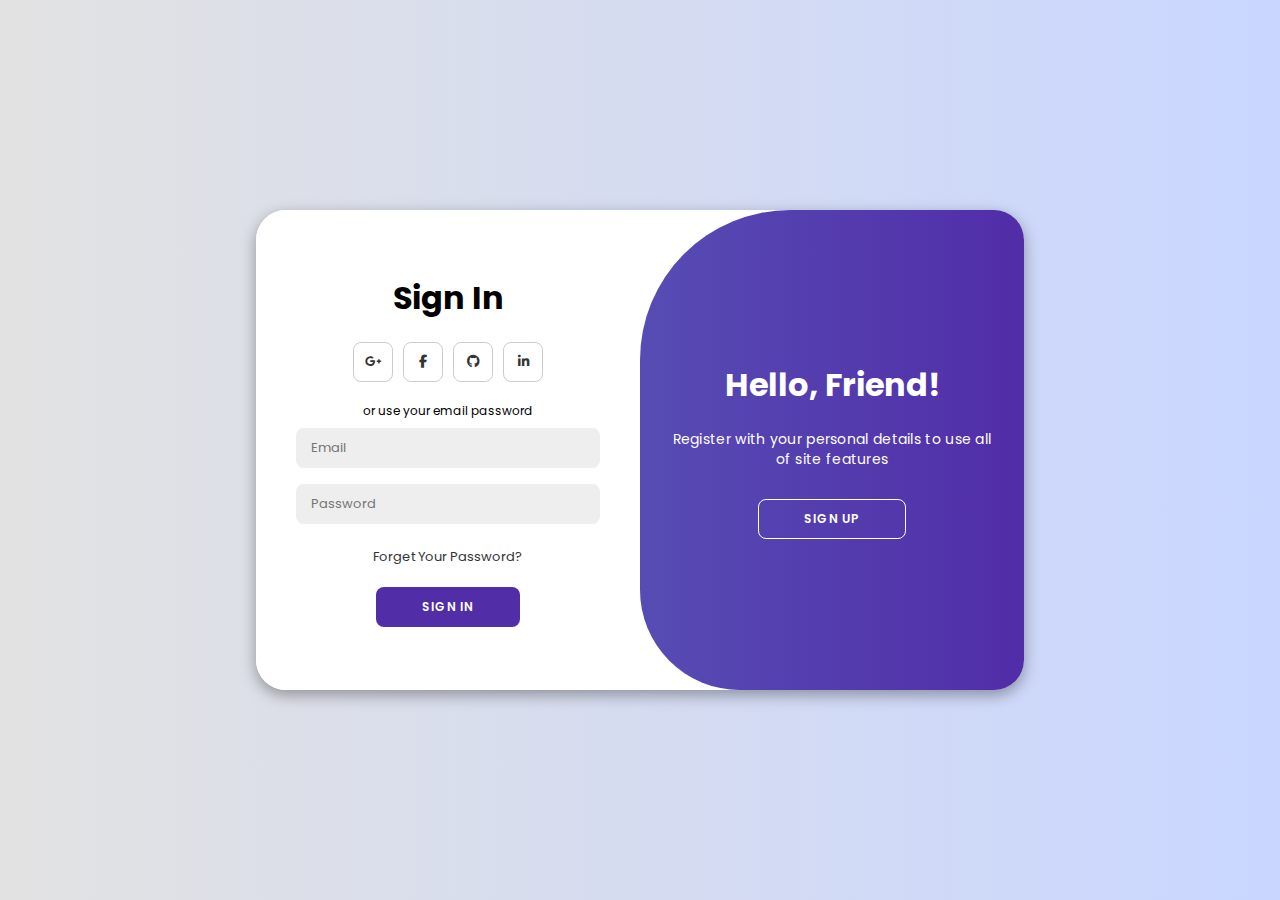
<file: login Page/index.html>
<!DOCTYPE html>
<html lang="en">

<head>
    <meta charset="UTF-8">
    <meta name="viewport" content="width=device-width, initial-scale=1.0">
    <link rel="stylesheet" href="https://cdnjs.cloudflare.com/ajax/libs/font-awesome/6.4.2/css/all.min.css">
    <link rel="stylesheet" href="style.css">
    <title>nokosocial Login Page</title>
</head>

<body>

    <div class="container" id="container">
        <div class="form-container sign-up">
            <form>
                <h1>Create Account</h1>
                <div class="social-icons">
                    <a href="#" class="icon"><i class="fa-brands fa-google-plus-g"></i></a>
                    <a href="#" class="icon"><i class="fa-brands fa-facebook-f"></i></a>
                    <a href="#" class="icon"><i class="fa-brands fa-github"></i></a>
                    <a href="#" class="icon"><i class="fa-brands fa-linkedin-in"></i></a>
                </div>
                <span>or use your email for registeration</span>
                <input type="text" placeholder="Name">
                <input type="email" placeholder="Email">
                <input type="password" placeholder="Password">
                <button>Sign Up</button>
            </form>
        </div>
        <div class="form-container sign-in">
            <form>
                <h1>Sign In</h1>
                <div class="social-icons">
                    <a href="#" class="icon"><i class="fa-brands fa-google-plus-g"></i></a>
                    <a href="#" class="icon"><i class="fa-brands fa-facebook-f"></i></a>
                    <a href="#" class="icon"><i class="fa-brands fa-github"></i></a>
                    <a href="#" class="icon"><i class="fa-brands fa-linkedin-in"></i></a>
                </div>
                <span>or use your email password</span>
                <input type="email" placeholder="Email">
                <input type="password" placeholder="Password">
                <a href="#">Forget Your Password?</a>
                <button>Sign In</button>
            </form>
        </div>
        <div class="toggle-container">
            <div class="toggle">
                <div class="toggle-panel toggle-left">
                    <h1>Welcome Back!</h1>
                    <p>Enter your personal details to use all of site features</p>
                    <button class="hidden" id="login">Sign In</button>
                </div>
                <div class="toggle-panel toggle-right">
                    <h1>Hello, Friend!</h1>
                    <p>Register with your personal details to use all of site features</p>
                    <button class="hidden" id="register">Sign Up</button>
                </div>
            </div>
        </div>
    </div>

    <script src="script.js"></script>
</body>

</html>
</file>
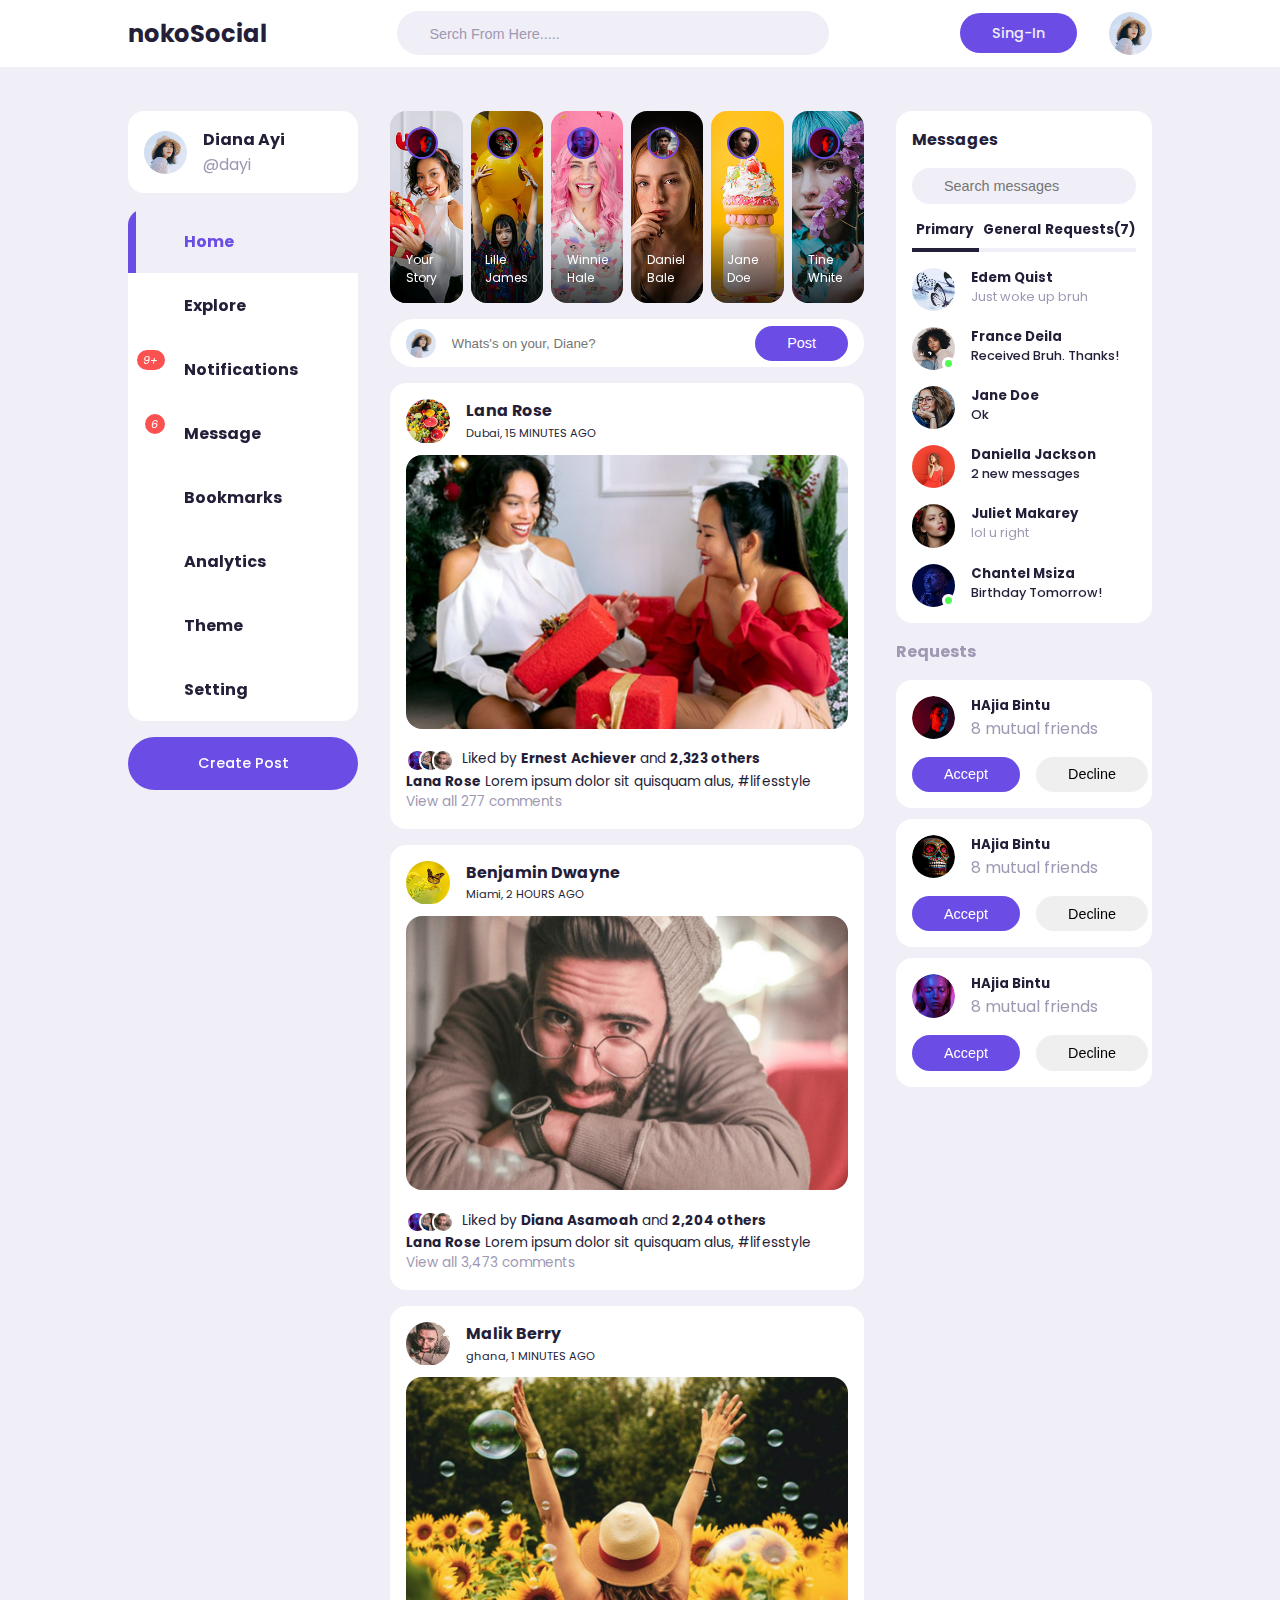
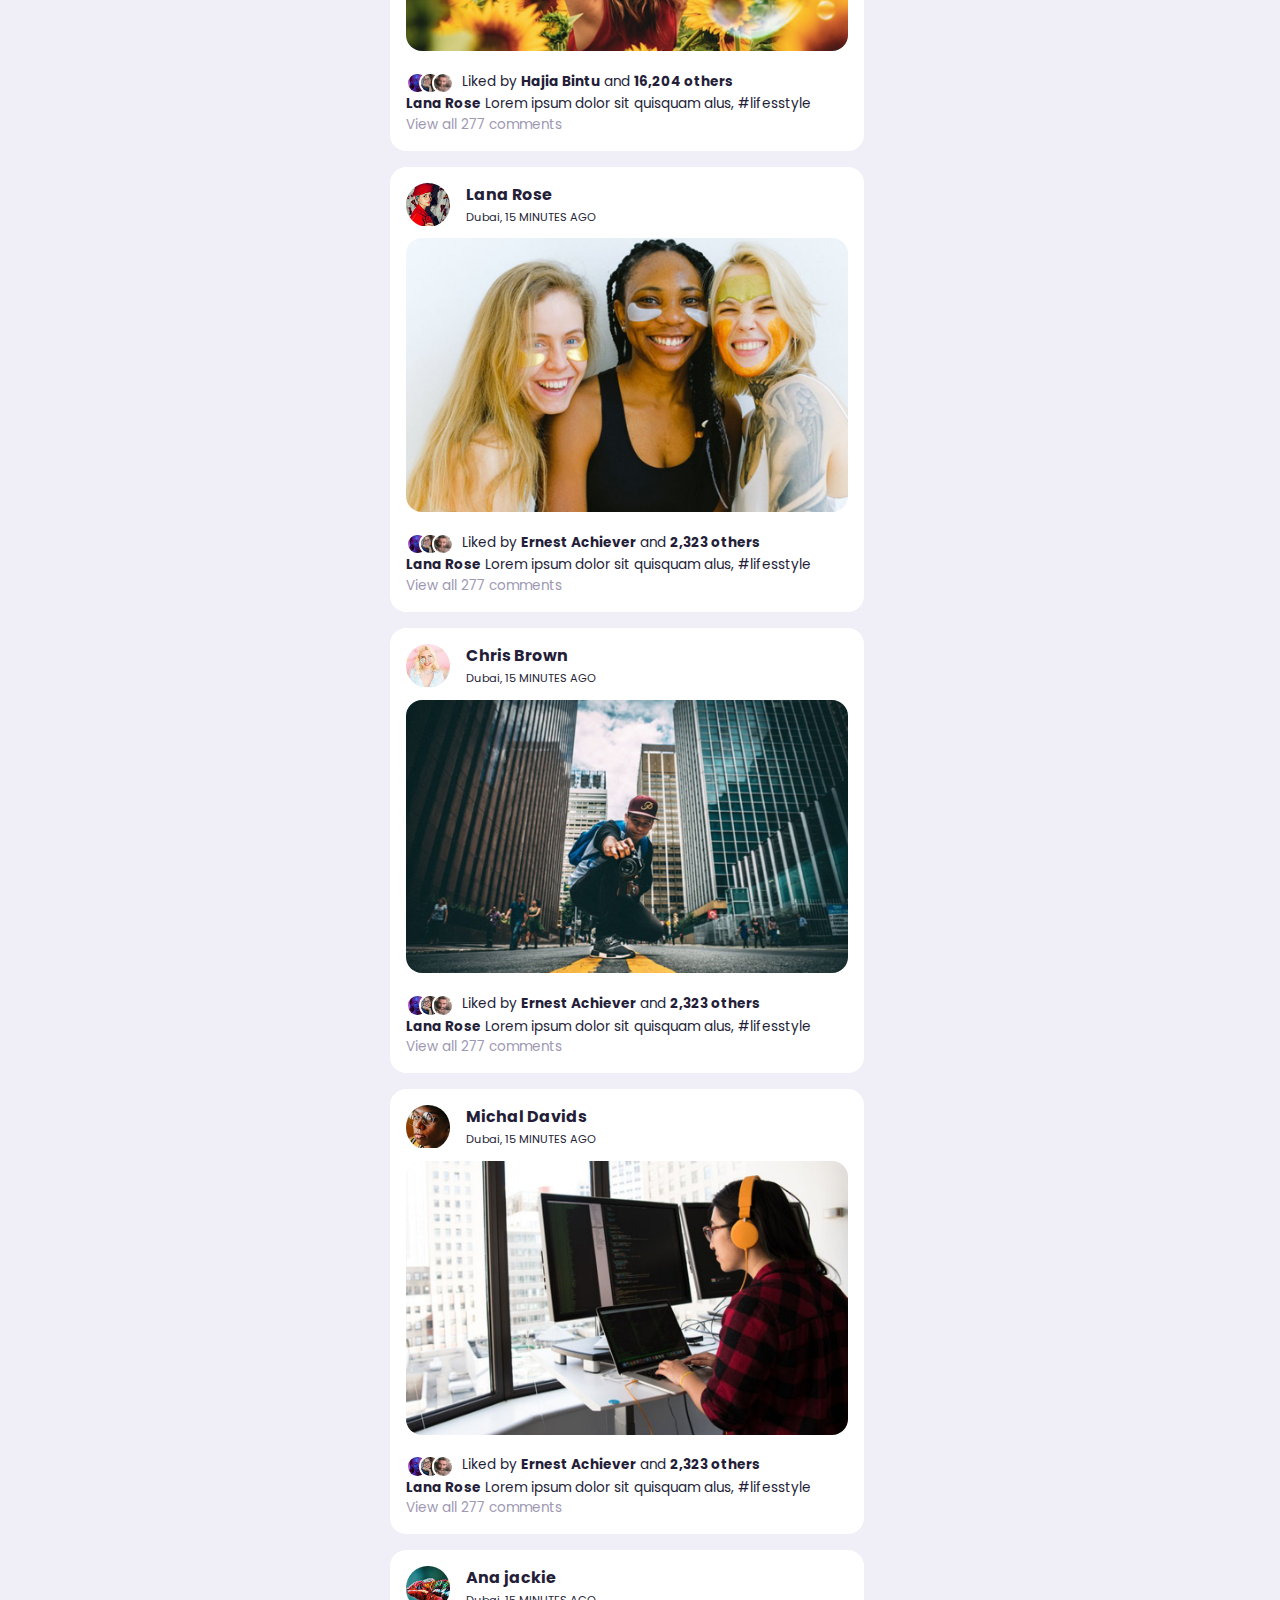
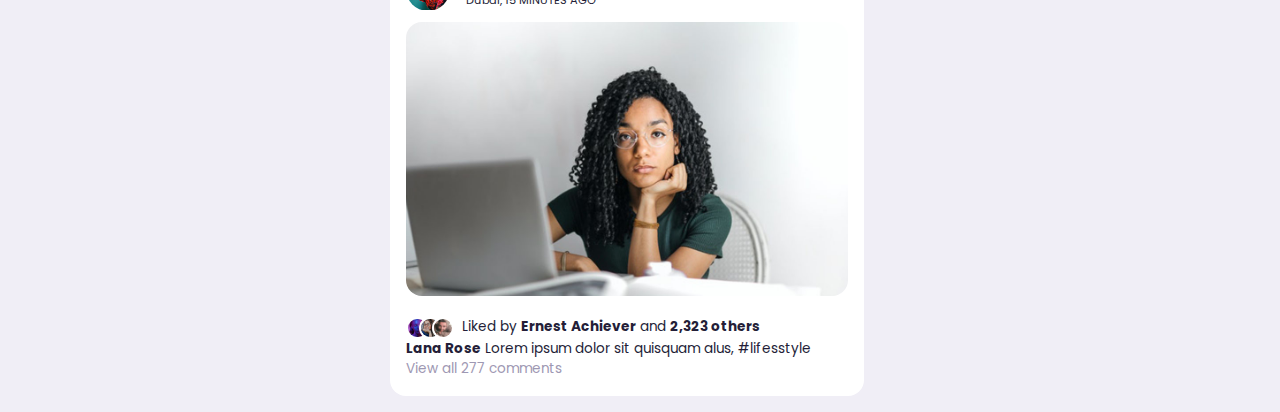
<file: Responsive Web/index.html>
<!DOCTYPE html>
<html lang="en">
  <head>
    <meta charset="UTF-8" />
    <meta name="viewport" content="width=device-width, initial-scale=1.0" />
    <title>Facebook Clone</title>
    <!-- Fontawsome -->
    <link
      rel="stylesheet"
      rel="stylesheet"
      href="https://unicons.iconscout.com/release/v4.0.8/css/line.css"
    />

    />
    <!-- STYLESHEET -->
    <link rel="stylesheet" href="style.css">

  </head>
  <body>
    <nav>
      <div class="container">
        <h2>nokoSocial</h2>
        <div class="search-box">
          <i class="uil uil-search"></i>
          <input type="search" placeholder="Serch From Here....." />
        </div>
        <div class="create">
          <label  class="btn btn-primary" for="create-post"><a href="/login Page/index.html" target="_blank">Sing-In</label></a>
          <div class="profile-photo">
            <img src="./images/profile-1.jpg" alt="" />
          </div>
        </div>
      </div>
    </nav>

    <!-----------------Main-------------->
    <main>
      <div class="container">
        <!----=============Left================-->
        <div class="left">
          <a class="profile">
            <div class="profile-photo">
              <img src="./images/profile-1.jpg" />
            </div>
            <div class="handle">
              <h4>Diana Ayi</h4>
              <p class="text-muted">@dayi</p>
            </div>
          </a>
          <!-------------------Sidebar------------->
          <div class="sidebar">
            <a class="menu-item active">
              <span><i class="uil uil-estate"></i></span>
              <h3>Home</h3>
            </a>
            <a class="menu-item">
              <span><i class="uil uil-compass"></i></span>
              <h3>Explore</h3>
            </a>
            <a class="menu-item" id="notifications">
              <span
                ><i class="uil uil-bell"
                  ><small class="notification-count">9+</small></i
                ></span
              >
              <h3>Notifications</h3>
              <!------------Notification Popup----------->
              <div class="notifications-popup">
                <div>
                  <div class="profile-photo">
                    <img src="./images/profile-2.jpg" alt="" />
                  </div>
                  <div class="notification-body">
                    <b>Keke Benjamin</b> accepted your friend request
                    <small class="text-muted">2 DAYS AGO</small>
                  </div>
                </div>
                <div>
                  <div class="profile-photo">
                    <img src="./images/profile-3.jpg" alt="" />
                  </div>
                  <div class="notification-body">
                    <b>John Doe</b> Comment On Your Post
                    <small class="text-muted">1 HOUR AGO</small>
                  </div>
                </div>
                <div>
                  <div class="profile-photo">
                    <img src="./images/profile-4.jpg" alt="" />
                  </div>
                  <div class="notification-body">
                    <b>Mary Oppong</b> and <b>283 others</b> liked your post
                    <small class="text-muted">4 MINUTES AGO</small>
                  </div>
                </div>
                <div>
                  <div class="profile-photo">
                    <img src="./images/profile-5.jpg" alt="" />
                  </div>
                  <div class="notification-body">
                    <b>Doris Y.Lartey</b> Commented on a post you are targged in
                    <small class="text-muted">2 DAYS AGO</small>
                  </div>
                </div>
                <div>
                  <div class="profile-photo">
                    <img src="./images/profile-6.jpg" alt="" />
                  </div>
                  <div class="notification-body">
                    <b>Donald Trump</b> Commented on a post you are targged in
                    <small class="text-muted">1 HOUR AGO</small>
                  </div>
                </div>
                <div>
                  <div class="profile-photo">
                    <img src="./images/profile-7.jpg" alt="" />
                  </div>
                  <div class="notification-body">
                    <b>Jone Doe</b> Commented on your post
                    <small class="text-muted">1 HOUR AGO</small>
                  </div>
                </div>
              </div>
            </a>
            <!------------Notification Popup End ----------->

            <a class="menu-item" id="messages-notification">
              <span
                ><i class="uil uil-envelope"
                  ><small class="notification-count">6</small></i
                ></span
              >
              <h3>Message</h3>
            </a>
            <a class="menu-item">
              <span><i class="uil uil-bookmark-full"></i></span>
              <h3>Bookmarks</h3>
            </a>
            <a class="menu-item">
              <span><i class="uil uil-chart-line"></i></span>
              <h3>Analytics</h3>
            </a>
            <a class="menu-item" id="theme">
              <span><i class="uil uil-palette"></i></span>
              <h3>Theme</h3>
            </a>
            <a class="menu-item">
              <span><i class="uil uil-setting"></i></span>
              <h3>Setting</h3>
            </a>
          </div>
          <!---------------------End Of SideBar-------------------->
          <label for="create-post" class="btn btn-primary">Create Post</label>
        </div>
        <!-----------------End Of left--------------------->

        <!----=============Middle================-->
        <div class="middle">
          <!-----------Stories---------------->
          <div class="stories">
            <div class="story">
              <div class="profile-photo">
                <img src="./images/profile-8.jpg" />
              </div>
              <p class="name">Your Story</p>
            </div>
            <div class="story">
              <div class="profile-photo">
                <img src="./images/profile-9.jpg" />
              </div>
              <p class="name">Lille James</p>
            </div>
            <div class="story">
              <div class="profile-photo">
                <img src="./images/profile-10.jpg" />
              </div>
              <p class="name">Winnie Hale</p>
            </div>
            <div class="story">
              <div class="profile-photo">
                <img src="./images/profile-11.jpg" />
              </div>
              <p class="name">Daniel Bale</p>
            </div>
            <div class="story">
              <div class="profile-photo">
                <img src="./images/profile-12.jpg" />
              </div>
              <p class="name">Jane Doe</p>
            </div>
            <div class="story">
              <div class="profile-photo">
                <img src="./images/profile-8.jpg" />
              </div>
              <p class="name">Tine White</p>
            </div>
          </div>
          <!----------------------End Of Stories ------------->
          <form class="create-post">
            <div class="profile-photo">
              <img src="./images/profile-1.jpg" alt="" />
            </div>
            <input
              type="text"
              placeholder="Whats's on your, Diane?"
              id="create-post"
            />
            <input type="submit" value="Post" class="btn btn-primary" />
          </form>
          <!---=================FEEDS=======================-->
          <div class="feeds">
            <!---=================FEED 1 =======================-->
            <div class="feed">
              <div class="head">
                <div class="user">
                  <div class="profile-photo">
                    <img src="./images/profile-13.jpg" />
                  </div>
                  <div class="ingo">
                    <h3>Lana Rose</h3>
                    <small>Dubai, 15 MINUTES AGO</small>
                  </div>
                </div>
                <span class="edit">
                  <i class="fa-solid fa-ellipsis"></i>
                </span>
              </div>

              <div class="photo">
                <img src="./images/feed-1.jpg" />
              </div>

              <div class="action-button">
                <div class="interaction-buttons">
                  <span><i class="fa-regular fa-heart"></i></span>
                  <span><i class="fa-regular fa-comment-dots"></i></span>
                  <span><i class="fa-solid fa-share"></i></span>
                </div>
                <div class="bookmark">
                  <span><i class="fa-regular fa-bookmark"></i></span>
                </div>
              </div>
              <div class="liked-by">
                <span><img src="./images/profile-10.jpg" /></span>
                <span><img src="./images/profile-4.jpg" /></span>
                <span><img src="./images/profile-15.jpg" /></span>
                <p>Liked by <b>Ernest Achiever</b> and <b>2,323 others</b></p>
              </div>
              <div class="caption">
                <p>
                  <b>Lana Rose</b> Lorem ipsum dolor sit quisquam alus,
                  <span class="harsh-tag">#lifesstyle</span>
                </p>
              </div>
              <div class="comment text-muted">View all 277 comments</div>
            </div>
            <!---=================FEED 2 =======================-->
            <div class="feed">
              <div class="head">
                <div class="user">
                  <div class="profile-photo">
                    <img src="./images/profile-14.jpg" />
                  </div>
                  <div class="ingo">
                    <h3>Benjamin Dwayne</h3>
                    <small>Miami, 2 HOURS AGO</small>
                  </div>
                </div>
                <span class="edit">
                  <i class="fa-solid fa-ellipsis"></i>
                </span>
              </div>

              <div class="photo">
                <img src="./images/feed-2.jpg" />
              </div>

              <div class="action-button">
                <div class="interaction-buttons">
                  <span><i class="fa-regular fa-heart"></i></span>
                  <span><i class="fa-regular fa-comment-dots"></i></span>
                  <span><i class="fa-solid fa-share"></i></span>
                </div>
                <div class="bookmark">
                  <span><i class="fa-regular fa-bookmark"></i></span>
                </div>
              </div>
              <div class="liked-by">
                <span><img src="./images/profile-10.jpg" /></span>
                <span><img src="./images/profile-4.jpg" /></span>
                <span><img src="./images/profile-15.jpg" /></span>
                <p>Liked by <b>Diana Asamoah</b> and <b>2,204 others</b></p>
              </div>
              <div class="caption">
                <p>
                  <b>Lana Rose</b> Lorem ipsum dolor sit quisquam alus,
                  <span class="harsh-tag">#lifesstyle</span>
                </p>
              </div>
              <div class="comment text-muted">View all 3,473 comments</div>
            </div>
            <!---=================FEED 3 =======================-->
            <div class="feed">
              <div class="head">
                <div class="user">
                  <div class="profile-photo">
                    <img src="./images/profile-15.jpg" />
                  </div>
                  <div class="ingo">
                    <h3>Malik Berry</h3>
                    <small>ghana, 1 MINUTES AGO</small>
                  </div>
                </div>
                <span class="edit">
                  <i class="fa-solid fa-ellipsis"></i>
                </span>
              </div>

              <div class="photo">
                <img src="./images/feed-3.jpg" />
              </div>

              <div class="action-button">
                <div class="interaction-buttons">
                  <span><i class="fa-regular fa-heart"></i></span>
                  <span><i class="fa-regular fa-comment-dots"></i></span>
                  <span><i class="fa-solid fa-share"></i></span>
                </div>
                <div class="bookmark">
                  <span><i class="fa-regular fa-bookmark"></i></span>
                </div>
              </div>
              <div class="liked-by">
                <span><img src="./images/profile-10.jpg" /></span>
                <span><img src="./images/profile-4.jpg" /></span>
                <span><img src="./images/profile-15.jpg" /></span>
                <p>Liked by <b>Hajia Bintu</b> and <b>16,204 others</b></p>
              </div>
              <div class="caption">
                <p>
                  <b>Lana Rose</b> Lorem ipsum dolor sit quisquam alus,
                  <span class="harsh-tag">#lifesstyle</span>
                </p>
              </div>
              <div class="comment text-muted">View all 277 comments</div>
            </div>
            <!---=================FEED 4 =======================-->
            <div class="feed">
              <div class="head">
                <div class="user">
                  <div class="profile-photo">
                    <img src="./images/profile-16.jpg" />
                  </div>
                  <div class="ingo">
                    <h3>Lana Rose</h3>
                    <small>Dubai, 15 MINUTES AGO</small>
                  </div>
                </div>
                <span class="edit">
                  <i class="fa-solid fa-ellipsis"></i>
                </span>
              </div>

              <div class="photo">
                <img src="./images/feed-4.jpg" />
              </div>

              <div class="action-button">
                <div class="interaction-buttons">
                  <span><i class="fa-regular fa-heart"></i></span>
                  <span><i class="fa-regular fa-comment-dots"></i></span>
                  <span><i class="fa-solid fa-share"></i></span>
                </div>
                <div class="bookmark">
                  <span><i class="fa-regular fa-bookmark"></i></span>
                </div>
              </div>
              <div class="liked-by">
                <span><img src="./images/profile-10.jpg" /></span>
                <span><img src="./images/profile-4.jpg" /></span>
                <span><img src="./images/profile-15.jpg" /></span>
                <p>Liked by <b>Ernest Achiever</b> and <b>2,323 others</b></p>
              </div>
              <div class="caption">
                <p>
                  <b>Lana Rose</b> Lorem ipsum dolor sit quisquam alus,
                  <span class="harsh-tag">#lifesstyle</span>
                </p>
              </div>
              <div class="comment text-muted">View all 277 comments</div>
            </div>
            <!---=================FEED 5 =======================-->
            <div class="feed">
              <div class="head">
                <div class="user">
                  <div class="profile-photo">
                    <img src="./images/profile-17.jpg" />
                  </div>
                  <div class="ingo">
                    <h3>Chris Brown</h3>
                    <small>Dubai, 15 MINUTES AGO</small>
                  </div>
                </div>
                <span class="edit">
                  <i class="fa-solid fa-ellipsis"></i>
                </span>
              </div>

              <div class="photo">
                <img src="./images/feed-5.jpg" />
              </div>

              <div class="action-button">
                <div class="interaction-buttons">
                  <span><i class="fa-regular fa-heart"></i></span>
                  <span><i class="fa-regular fa-comment-dots"></i></span>
                  <span><i class="fa-solid fa-share"></i></span>
                </div>
                <div class="bookmark">
                  <span><i class="fa-regular fa-bookmark"></i></span>
                </div>
              </div>
              <div class="liked-by">
                <span><img src="./images/profile-10.jpg" /></span>
                <span><img src="./images/profile-4.jpg" /></span>
                <span><img src="./images/profile-15.jpg" /></span>
                <p>Liked by <b>Ernest Achiever</b> and <b>2,323 others</b></p>
              </div>
              <div class="caption">
                <p>
                  <b>Lana Rose</b> Lorem ipsum dolor sit quisquam alus,
                  <span class="harsh-tag">#lifesstyle</span>
                </p>
              </div>
              <div class="comment text-muted">View all 277 comments</div>
            </div>
            <!---=================FEED 6 =======================-->
            <div class="feed">
              <div class="head">
                <div class="user">
                  <div class="profile-photo">
                    <img src="./images/profile-18.jpg" />
                  </div>
                  <div class="ingo">
                    <h3>Michal Davids</h3>
                    <small>Dubai, 15 MINUTES AGO</small>
                  </div>
                </div>
                <span class="edit">
                  <i class="fa-solid fa-ellipsis"></i>
                </span>
              </div>

              <div class="photo">
                <img src="./images/feed-6.jpg" />
              </div>

              <div class="action-button">
                <div class="interaction-buttons">
                  <span><i class="fa-regular fa-heart"></i></span>
                  <span><i class="fa-regular fa-comment-dots"></i></span>
                  <span><i class="fa-solid fa-share"></i></span>
                </div>
                <div class="bookmark">
                  <span><i class="fa-regular fa-bookmark"></i></span>
                </div>
              </div>
              <div class="liked-by">
                <span><img src="./images/profile-10.jpg" /></span>
                <span><img src="./images/profile-4.jpg" /></span>
                <span><img src="./images/profile-15.jpg" /></span>
                <p>Liked by <b>Ernest Achiever</b> and <b>2,323 others</b></p>
              </div>
              <div class="caption">
                <p>
                  <b>Lana Rose</b> Lorem ipsum dolor sit quisquam alus,
                  <span class="harsh-tag">#lifesstyle</span>
                </p>
              </div>
              <div class="comment text-muted">View all 277 comments</div>
            </div>
            <!---=================FEED 7 =======================-->
            <div class="feed">
              <div class="head">
                <div class="user">
                  <div class="profile-photo">
                    <img src="./images/profile-19.jpg" />
                  </div>
                  <div class="ingo">
                    <h3>Ana jackie</h3>
                    <small>Dubai, 15 MINUTES AGO</small>
                  </div>
                </div>
                <span class="edit">
                  <i class="fa-solid fa-ellipsis"></i>
                </span>
              </div>

              <div class="photo">
                <img src="./images/feed-7.jpg" />
              </div>

              <div class="action-button">
                <div class="interaction-buttons">
                  <span><i class="fa-regular fa-heart"></i></span>
                  <span><i class="fa-regular fa-comment-dots"></i></span>
                  <span><i class="fa-solid fa-share"></i></span>
                </div>
                <div class="bookmark">
                  <span><i class="fa-regular fa-bookmark"></i></span>
                </div>
              </div>
              <div class="liked-by">
                <span><img src="./images/profile-10.jpg" /></span>
                <span><img src="./images/profile-4.jpg" /></span>
                <span><img src="./images/profile-15.jpg" /></span>
                <p>Liked by <b>Ernest Achiever</b> and <b>2,323 others</b></p>
              </div>
              <div class="caption">
                <p>
                  <b>Lana Rose</b> Lorem ipsum dolor sit quisquam alus,
                  <span class="harsh-tag">#lifesstyle</span>
                </p>
              </div>
              <div class="comment text-muted">View all 277 comments</div>
            </div>
            <!---================= End Of Feed =======================-->
          </div>
          <!---===========================================End Of Feeds ==============================================-->
        </div>
        <!---================= End Of Middle =======================-->

        <!----=============Right================-->

        <div class="right">
          <div class="messagse">
            <div class="heading">
              <h4>Messages</h4>
              <i class="fa-regular fa-pen-to-square"></i>
            </div>
            <!---------------- Search Bar ------------------------>
            <div class="search-box">
              <i class="uil uil-search"></i>
              <input
                type="search"
                placeholder="Search messages"
                id="message-search"
              />
            </div>
            <!---------------------------- Messages Category ------------------------>
            <div class="category">
              <h6 class="active">Primary</h6>
              <h6>General</h6>
              <h6 class="messages-requests">Requests(7)</h6>
            </div>
            <!---------------------------- Messages ------------------------>
            <div class="message">
              <div class="profile-photo">
                <img src="./images/profile-2.jpg" />
              </div>
              <div class="message-body">
                <h5>Edem Quist</h5>
                <p class="text-muted">Just woke up bruh</p>
              </div>
            </div>
            <div class="message">
              <div class="profile-photo">
                <img src="./images/profile-3.jpg" />
                <div class="active"></div>
              </div>
              <div class="message-body">
                <h5>France Deila</h5>
                <p class="text-bold">Received Bruh. Thanks!</p>
              </div>
            </div>
            <div class="message">
              <div class="profile-photo">
                <img src="./images/profile-4.jpg" />
              </div>
              <div class="message-body">
                <h5>Jane Doe</h5>
                <p class="text-bold">Ok</p>
              </div>
            </div>
            <div class="message">
              <div class="profile-photo">
                <img src="./images/profile-5.jpg" />
              </div>
              <div class="message-body">
                <h5>Daniella Jackson</h5>
                <p class="text-bold">2 new messages</p>
              </div>
            </div>
            <div class="message">
              <div class="profile-photo">
                <img src="./images/profile-6.jpg" />
              </div>
              <div class="message-body">
                <h5>Juliet Makarey</h5>
                <p class="text-muted">lol u right</p>
              </div>
            </div>
            <div class="message">
              <div class="profile-photo">
                <img src="./images/profile-7.jpg" />
                <div class="active"></div>
              </div>
              <div class="message-body">
                <h5>Chantel Msiza</h5>
                <p class="text-bold">Birthday Tomorrow!</p>
              </div>
            </div>
          </div>
          <!--------------------End Of Messages-------------------->

          <!--------------------Freiend Request-------------------->
          <div class="friend-requests">
            <h4>Requests</h4>
            <div class="request">
              <div class="info">
                <div class="profile-photo">
                  <img src="./images/profile-8.jpg" />
                </div>
                <div>
                  <h5>HAjia Bintu</h5>
                  <p class="text-muted">8 mutual friends</p>
                </div>
              </div>
              <div class="action">
                <button class="btn btn-primary">Accept</button>
                <button class="btn">Decline</button>
              </div>
            </div>
            <div class="request">
              <div class="info">
                <div class="profile-photo">
                  <img src="./images/profile-9.jpg" />
                </div>
                <div>
                  <h5>HAjia Bintu</h5>
                  <p class="text-muted">8 mutual friends</p>
                </div>
              </div>
              <div class="action">
                <button class="btn btn-primary">Accept</button>
                <button class="btn">Decline</button>
              </div>
            </div>
            <div class="request">
              <div class="info">
                <div class="profile-photo">
                  <img src="./images/profile-10.jpg" />
                </div>
                <div>
                  <h5>HAjia Bintu</h5>
                  <p class="text-muted">8 mutual friends</p>
                </div>
              </div>
              <div class="action">
                <button class="btn btn-primary">Accept</button>
                <button class="btn">Decline</button>
              </div>
            </div>
          </div>
        </div>
        <!--=======================End Of Right =========================-->
      </div>
    </main>
    <!--======================= Theme Coustimization =========================-->
    <div class="customize-theme">
      <div class="card">
        <h2>Coustomize Your view</h2>
        <p class="text-muted">Manage Your Font size, Color, and Background.</p>
        <!------------Font Size--------------->
        <div class="font-size">
          <h4>Font Size</h4>
          <div>
            <h6>Aa</h6>
            <div class="choose-size">
              <span class="font-size-1"></span>
              <span class="font-size-2 active"></span>
              <span class="font-size-3"></span>
              <span class="font-size-4"></span>
              <span class="font-size-5"></span>
            </div>
            <h3>Aa</h3>
          </div>
        </div>

        <!--------------Primary colors------------>
        <div class="color">
          <h4>Color</h4>
          <div class="choose-color">
            <span class="color-1 active"></span>
            <span class="color-2"></span>
            <span class="color-3"></span>
            <span class="color-4"></span>
            <span class="color-5"></span>
          </div>
        </div>

        <!---------------Background Color------------>
        <div class="background">
          <h4>Background</h4>
          <div class="choose-bg">
            <div class="bg-1 active">
              <span></span>
              <h5 for="bg-1">Light</h5>
            </div>
            <div class="bg-2">
              <span></span>
              <h5 for="bg-2">Dim</h5>
            </div>
            <div class="bg-3">
              <span></span>
              <h5 for="bg-3">Lights Out</h5>
            </div>
          </div>
        </div>
      </div>
    </div>
    <script src="./function.js"></script>
    
  </body>
</html>
</file>
<file: login Page/style.css>
@import url("https://fonts.googleapis.com/css2?family=Poppins:wght@300;400;500;600&display=swap");

*{
    margin: 0;
    padding: 0;
    box-sizing: border-box;
    font-family: "Poppins", sans-serif;

}

body{
    background-color: #c9d6ff;
    background: linear-gradient(to right, #e2e2e2, #c9d6ff);
    display: flex;
    align-items: center;
    justify-content: center;
    flex-direction: column;
    height: 100vh;
}

.container{
    background-color: #fff;
    border-radius: 30px;
    box-shadow: 0 5px 15px rgba(0, 0, 0, 0.35);
    position: relative;
    overflow: hidden;
    width: 768px;
    max-width: 100%;
    min-height: 480px;
}

.container p{
    font-size: 14px;
    line-height: 20px;
    letter-spacing: 0.3px;
    margin: 20px 0;
}

.container span{
    font-size: 12px;
}

.container a{
    color: #333;
    font-size: 13px;
    text-decoration: none;
    margin: 15px 0 10px;
}

.container button{
    background-color: #512da8;
    color: #fff;
    font-size: 12px;
    padding: 10px 45px;
    border: 1px solid transparent;
    border-radius: 8px;
    font-weight: 600;
    letter-spacing: 0.5px;
    text-transform: uppercase;
    margin-top: 10px;
    cursor: pointer;
}

.container button.hidden{
    background-color: transparent;
    border-color: #fff;
}

.container form{
    background-color: #fff;
    display: flex;
    align-items: center;
    justify-content: center;
    flex-direction: column;
    padding: 0 40px;
    height: 100%;
}

.container input{
    background-color: #eee;
    border: none;
    margin: 8px 0;
    padding: 10px 15px;
    font-size: 13px;
    border-radius: 8px;
    width: 100%;
    outline: none;
}

.form-container{
    position: absolute;
    top: 0;
    height: 100%;
    transition: all 0.6s ease-in-out;
}

.sign-in{
    left: 0;
    width: 50%;
    z-index: 2;
}

.container.active .sign-in{
    transform: translateX(100%);
}

.sign-up{
    left: 0;
    width: 50%;
    opacity: 0;
    z-index: 1;
}

.container.active .sign-up{
    transform: translateX(100%);
    opacity: 1;
    z-index: 5;
    animation: move 0.6s;
}

@keyframes move{
    0%, 49.99%{
        opacity: 0;
        z-index: 1;
    }
    50%, 100%{
        opacity: 1;
        z-index: 5;
    }
}

.social-icons{
    margin: 20px 0;
}

.social-icons a{
    border: 1px solid #ccc;
    border-radius: 20%;
    display: inline-flex;
    justify-content: center;
    align-items: center;
    margin: 0 3px;
    width: 40px;
    height: 40px;
}

.toggle-container{
    position: absolute;
    top: 0;
    left: 50%;
    width: 50%;
    height: 100%;
    overflow: hidden;
    transition: all 0.6s ease-in-out;
    border-radius: 150px 0 0 100px;
    z-index: 1000;
}

.container.active .toggle-container{
    transform: translateX(-100%);
    border-radius: 0 150px 100px 0;
}

.toggle{
    background-color: #512da8;
    height: 100%;
    background: linear-gradient(to right, #5c6bc0, #512da8);
    color: #fff;
    position: relative;
    left: -100%;
    height: 100%;
    width: 200%;
    transform: translateX(0);
    transition: all 0.6s ease-in-out;
}

.container.active .toggle{
    transform: translateX(50%);
}

.toggle-panel{
    position: absolute;
    width: 50%;
    height: 100%;
    display: flex;
    align-items: center;
    justify-content: center;
    flex-direction: column;
    padding: 0 30px;
    text-align: center;
    top: 0;
    transform: translateX(0);
    transition: all 0.6s ease-in-out;
}

.toggle-left{
    transform: translateX(-200%);
}

.container.active .toggle-left{
    transform: translateX(0);
}

.toggle-right{
    right: 0;
    transform: translateX(0);
}

.container.active .toggle-right{
    transform: translateX(200%);
}
</file>
<file: Responsive Web/style.css>
@import url("https://fonts.googleapis.com/css2?family=Poppins:wght@300;400;500;600&display=swap");

:root {
  --primary-color-hue:252;
  --dark-color-lightness: 17%;
  --light-color-lightness: 95%;
  --white-color-lightness: 100%;

  --color-white: hsl(252, 30%, var(--white-color-lightness));
  --color-light: hsl(252, 30%, var(--light-color-lightness));
  --color-gray: hsl(var(--primary-color-hue), 15%, 65%);
  --color-primary: hsl(var(--primary-color-hue), 75%, 60%);
  --color-secondary: hsl(252, 100%, 90%);
  --color-success: hsl(120, 95%, 65%);
  --color-danger: hsl(0, 95%, 65%);
  --color-dark: hsl(252, 30%, var(--dark-color-lightness));
  --color-black: hsl(252, 30%, 10%);

  --border-radius: 2rem;
  --card-border-radius: 1rem;
  --btn-padding: 0.6rem 2rem;
  --search-padding: 0.6rem 1rem;
  --card-padding: 1rem;

  --sticky-top-left: 5.4rem;
  --sticky-top-right: -18rem;
}

*,
*::before,
*::after {
  margin: 0;
  padding: 0;
  outline: 0;
  box-sizing: border-box;
  text-decoration: none;
  list-style: none;
  border: none;
}

body {
  font-family: "Poppins", sans-serif;
  color: var(--color-dark);
  background: var(--color-light);
  overflow-x: hidden;
}

/* GENERAL STYLES*/
.container {
  width: 80%;
  margin: 0 auto;
}

.profile-photo {
  width: 2.7rem;
  aspect-ratio: 1/1;
  border-radius: 50%;
  overflow: hidden;
}
img {
  display: block;
  width: 100%;
}
.btn {
  display: inline-block;
  padding: var(--btn-padding);
  font-weight: 500;
  border-radius: var(--border-radius);
  cursor: pointer;
  transition: all 300ms ease;
  font-size: 0.9rem;
}
.btn:hover {
  opacity: 0.8;
}
.btn-primary {
  background: var(--color-primary);
  color: white;
}
.text-bold {
  font-weight: 500;
}
.text-muted {
  color: var(--color-gray);
}

/*============ NAVBAR ==========*/
nav {
  width: 100%;
  background: var(--color-white);
  padding: 0.7rem 0;
  position: fixed;
  top: 0;
  z-index: 10;
}
nav .container {
  display: flex;
  align-items: center;
  justify-content: space-between;
}
.search-box {
  background: var(--color-light);
  border-radius: var(--border-radius);
  padding: var(--search-padding);
}

.search-box input[type="search"] {
  background: transparent;
  width: 30vw;
  margin-left: 1rem;
  font-size: 0.9rem;
  color: var(--color-dark);
}
nav .search-box input[type="search"]::placeholder {
  color: var(--color-gray);
}
nav .create {
  display: flex;
  align-items: center;
  gap: 2rem;
}

/*===========================Main==========================*/
main {
  position: relative;
  top: 5.4rem;
}
main .container {
  display: grid;
  grid-template-columns: 18vw auto 20vw;
  column-gap: 2rem;
  position: relative;
}
/*======================Left=================*/
main .container .left {
  height: max-content;
  position: sticky;
  top: var(--sticky-top-left);
}
main .container .left .profile {
  padding: var(--card-padding);
  background: var(--color-white);
  border-radius: var(--card-border-radius);
  display: flex;
  align-items: center;
  column-gap: 1rem;
  width: 100%;
}

/*================ Sidebar ==================*/

.left .sidebar {
  margin-top: 1rem;
  background: var(--color-white);
  border-radius: var(--card-border-radius);
}
.left .sidebar .menu-item {
  display: flex;
  align-items: center;
  height: 4rem;
  cursor: pointer;
  transition: all 300ms ease;
  position: relative;
}
.left .sidebar .menu-item:hover {
  background: var(--color-light);
}
.left .sidebar i {
  font-size: 1.4rem;
  color: var(--color-gray);
  margin-left: 2rem;
  position: relative;
}
.left .sidebar i .notification-count {
  background: var(--color-danger);
  color: white;
  font-size: 0.7rem;
  width: fit-content;
  border-radius: 0.8rem;
  padding: 0.1rem 0.4rem;
  position: absolute;
  top: -0.2rem;
  right: -0.3rem;
}
.left .sidebar h3 {
  margin-left: 1.5rem;
  font-size: 1rem;
}
.left .sidebar .active {
  background-color: var(--color-light);
}
.left .sidebar .active i,
.left .sidebar .active h3 {
  color: var(--color-primary);
}
.left .sidebar .active::before {
  content: "";
  display: block;
  width: 0.5rem;
  height: 100%;
  position: absolute;
  background: var(--color-primary);
}
.left .sidebar .menu-item:first-child.active {
  border-top-left-radius: var(--card-border-radius);
  overflow: hidden;
}
.left .sidebar .menu-item:last-child.active {
  border-bottom-left-radius: var(--card-border-radius);
  overflow: hidden;
}
.left .btn {
  margin-top: 1rem;
  width: 100%;
  text-align: center;
  padding: 1rem 0;
}

/*--------------------------Notification Popup------------------------*/

.left .notifications-popup {
  position: absolute;
  top: 0;
  left: 110%;
  width: 30rem;
  background: var(--color-white);
  border-radius: var(--card-border-radius);
  padding: var(--card-padding);
  box-shadow: 0 0 2rem hsl(var(--color-primary), 75%, 60% 25%);
  z-index: 8;
  display: none;
}
.left .notifications-popup::before {
  content: "";
  width: 1.2rem;
  height: 1.2rem;
  display: block;
  background: var(--color-white);
  position: absolute;
  left: -0.6rem;
  transform: rotate(45deg);
}
.left .notifications-popup > div {
  display: flex;
  align-items: start;
  gap: 1rem;
  margin-bottom: 1rem;
}
.left .notifications-popup small {
  display: block;
}

/*========================Middle=====================*/
.middle .stories {
  display: flex;
  justify-content: space-between;
  height: 12rem;
  gap: 0.5rem;
}
.middle .stories .story {
  padding: var(--card-padding);
  border-radius: var(--card-border-radius);
  display: flex;
  flex-direction: column;
  justify-content: space-between;
  align-items: center;
  color: rgb(255, 255, 255);
  font-size: 0.75rem;
  width: 100%;
  position: relative;
  overflow: hidden;
}
.middle .stories .story::before{
  content: "";
  display: block;
  width: 100%;
  height: 5rem;
  background:linear-gradient(transparent,rgba(0,0,0,0.75));
  position: absolute;
  bottom: 0;
}
.middle .stories .story .name{
  z-index: 2;
}
.middle .stories .story:nth-child(1) {
  background: url("./images/story-1.jpg") no-repeat center center/cover;
}
.middle .stories .story:nth-child(2) {
  background: url("./images/story-2.jpg") no-repeat center center/cover;
}
.middle .stories .story:nth-child(3) {
  background: url("./images/story-3.jpg") no-repeat center center/cover;
}
.middle .stories .story:nth-child(4) {
  background: url("./images/story-4.jpg") no-repeat center center/cover;
}
.middle .stories .story:nth-child(5) {
  background: url("./images/story-5.jpg") no-repeat center center/cover;
}
.middle .stories .story:nth-child(6) {
  background: url("./images/story-6.jpg") no-repeat center center/cover;
}
.middle .story .profile-photo{
  width: 2rem;
  height: 2rem;
  align-self: start;
  border: 2px solid var(--color-primary);
}

/*=====================Creat Post======================*/
.middle .create-post{
  width: 100%;
  display: flex;
  align-items: center;
  justify-content: space-between;
  margin-top: 1rem;
  background: var(--color-white);
  padding: 0.4rem var(--card-padding);
  border-radius: var(--border-radius);
}
.middle .create-post input[type='text']{
  justify-self: start;
  width: 100%;
  padding-left: 1rem;
  background: transparent;
  color: var(--color-dark);
  margin-right: 1rem;
}
nav .container .create a{
  color: var(--color-light);
}
/*=============================Feeds===============================*/

.middle .feeds .feed{
  background: var(--color-white);
  border-radius: var(--card-border-radius);
  padding: var(--card-padding);
  margin: 1rem 0;
  font-size: 0.85rem;
  line-height: 1.5;
}
.middle .feed .head{
  display: flex;
  justify-content: space-between;
}
.middle .feed .user{
  display: flex;
  gap: 1rem;
}
.middle .feed .photo{
  border-radius: var(--card-border-radius);
  overflow: hidden;
  margin: 0.7rem 0;
}
.middle .feed .action-button{
  display: flex;
  justify-content: space-between;
  align-items: center;
  font-size: 1.4rem;
  margin: 0.6rem;
}
.middle .liked-by{
  display: flex;
}
.middle .liked-by span{
  width: 1.4rem;
  height: 1.4rem;
  display: block;
  border-radius: 50%;
  overflow: hidden;
  border: 2px solid var(--color-white);
  margin-left: -0.6rem;
}
.middle .liked-by span:first-child{
  margin: 0;
}
.middle .liked-by p{
  margin-left: 0.5rem;
}

/*============================= Right =============================*/
main .container .right{
  height: max-content;
  position: sticky;
  top: var(--sticky-top-right);
  bottom: 0;
}
.right .messagse{
  background: var(--color-white);
  border-radius: var(--card-border-radius);
  padding: var(--card-padding);
 
}
.right .messagse .heading{
  display: flex;
  align-items: center;
  justify-content: space-between;
  margin-bottom: 1rem;
}
.right .messagse i{
  font-size: 1.4rem;
}
.right .messagse .search-box{
display: flex;
margin-bottom: 1rem;
}

.right .messagse .category{
  display: flex;
  justify-content: space-between;
  margin-bottom: 1rem;
}
.right .messagse .category h6{
  width: 100%;
  text-align: center;
  border-bottom: 4px solid var(--color-light);
  padding-bottom: 0.5rem;
  font-size: 0.85rem;
}
.right .messagse .category .active{
  border-color: var(--color-dark);
}

.right .messagse .messagse-requests{
  color: var(--color-primary);
}

.right .messagse .message{
  display: flex;
  gap: 1rem;
  margin-bottom: 1rem;
  align-items:  start;
}


.right .message .profile-photo{
  position: relative;
  overflow: visible;
}
.right .profile-photo img{
  border-radius: 50%;
}
.right .messagse .message:last-child{
  margin: 0;
}
.right .messagse .message p{
  font-size: 0.8rem;
}
.right .messagse .message .profile-photo .active{
  width: 0.8rem;
  height: 0.8rem;
  border-radius: 50%;
  border: 3px solid var(--color-white);
  background: var(--color-success);
  position: absolute;
  bottom: 0;
  right: 0;
}


/*===========================  Friend Request ======================== */

.right .friend-requests{
  margin-top: 1rem;

}
.right .friend-requests h4{
  color: var(--color-gray);
  margin: 1rem 0;
}
.right .request{
  background: var(--color-white);
  padding: var(--card-padding);
  border-radius: var(--card-border-radius);
  margin-bottom: 0.7rem;
}
.right .request .info{
  display: flex;
  gap: 1rem;
  margin-bottom: 1rem;
}
.right .request .action{
  display: flex;
  gap: 1rem;
}

/*==============================Theme Customization==========================*/
.customize-theme{
  background: rgb(225,255, 255,0.5);
  width: 100vw;
  height: 100vh;
  position: fixed;
  top: 0;
  left: 0;
  text-align: center;
  display: grid;
  z-index: 100;
  place-items: center;
  font-size: 0.9rem;
  display: none;
}

.customize-theme .card{
  background: var(--color-white);
  padding: 3rem;
  border-radius: var(--card-border-radius);
  width: 50%;
  box-shadow: 0 0 1rem var(--color-primary);
}

/*======================Font Size======================*/
.customize-theme .font-size {
  margin-top: 5rem;
}
.customize-theme .font-size>div{
  display: flex;
  justify-content: space-between;
  align-items: center;
  background: var(--color-light);
  padding: var(--search-padding);
  border-radius: var(--card-border-radius);
}
.customize-theme .choose-size{
  background: var(--color-secondary);
  height: 0.3rem;
  width: 100%;
  margin: 0 1rem;
  display: flex;
  justify-content: space-between;
  align-items: center;
}

.customize-theme .choose-size span{
  width: 1rem;
  height: 1rem;
  background: var(--color-secondary);
  border-radius: 50%;
  cursor: pointer;
}
.customize-theme .choose-size span.active{
  background: var(--color-primary);
}
/*====================== color ======================*/
.customize-theme .color{
  margin: 2rem;
}
.customize-theme .choose-color{
  background: var(--color-light);
  padding: var(--search-padding);
  border-radius: var(--card-border-radius);
  display: flex;
  align-items: center;
  justify-content: space-between;
}
.customize-theme .choose-color span{
  width: 2.2rem;
  height: 2.2rem;
  border-radius: 50%;
}
.customize-theme .choose-color span:nth-child(1){
  background: hsl(225,75%,60%);
}
.customize-theme .choose-color span:nth-child(2){
  background: hsl(52,75%,60%);
}
.customize-theme .choose-color span:nth-child(3){
  background: hsl(352,75%,60%);
}
.customize-theme .choose-color span:nth-child(4){
  background: hsl(152,75%,60%);
}
.customize-theme .choose-color span:nth-child(5){
  background: hsl(202,75%,60%);
}

.customize-theme .choose-color span.active{
  border: 5px solid white;
}
/*--------------------------Background---------------------------*/
.customize-theme .background{
  margin-top: 2rem;
}
.customize-theme .choose-bg{
  display: flex;
  align-items: center;
  justify-content: space-between;
  gap: 1.5rem;
}
.customize-theme .choose-bg > div{
  padding: var(--card-padding);
  width: 100%;
  display: flex;
  align-items: center;
  font-size: 1rem;
  font-weight: bold;
  border-radius: 0.4rem;
  cursor: pointer;
}
.customize-theme .choose-bg > div.active{
  border: 2px solid var(--color-primary);
}
.customize-theme .choose-bg  .bg-1{
background: white;
color: black;
}
.customize-theme .choose-bg  .bg-2{
  background: hsl(252,30%,17%);
  color: white;
  }
.customize-theme .choose-bg  .bg-3{
  background: hsl(252,30%,10%);
  color: white;
  }
  .customize-theme .choose-bg > div span{
width: 2rem;
height: 2rem;
border: 2px solid var(--color-gray);
border-radius: 50%;
margin-right: 1rem;
  }


  /*========================Media Quries For small Laptop and Big  Tablets ====================================*/

  @media screen and (max-width:1200px ){
    .container{
      width: 96%;
    }
    main .container{
      grid-template-columns: 5rem auto 30vw;
      gap: 1rem;
    }
    .left{
      width: 5rem;
      z-index: 5;
    }
    main .container .left .profile{
      display: none;
    }
    .sidebar h3{
      display: none;
    }
    .left .btn{
      display: none;
    }
    main .container{
      grid-template-columns: 5rem auto 30vw;
      gap: 1rem;
    }
    .left{
      width: 5rem;
      z-index: 5;
    }
  main .container .left .profile{
    display: none;
  
  }
  .sidebar h3{
    display: none;
  }
  .left .btn{
    display: none;
  }
  .customize-theme .card{
    width: 80vw;
  }
  }
  /*======================== Media Quries For small Tablets And Mobile Phone ====================================*/
  @media screen and (max-width:992px){
    nav .search-box{
      display: none;
    }
    main .container{
      grid-template-columns: 0  auto 5rem;
      gap: 0;
    }
    main .container .left{
      grid-column: 3/4;
      position: fixed;
      bottom: 0;
      right: 0;
    }
  /*======================== Notification Popup ====================================*/
  .left .notifications-popup{
    position: absolute;
    left: -20rem;
    width: 20rem;
  }
  .left .notifications-popup::before{
    display: absolute;
    top: 1.3rem;
    left: calc(20rem - 0.6rem);
    display: block;
  }

  main .container .middle{
    grid-column: 1/3;
  }
  main .container .right{
   display: none;
  }
  .customize-theme .card{
    width: 92vw;
  }
  }
</file>
